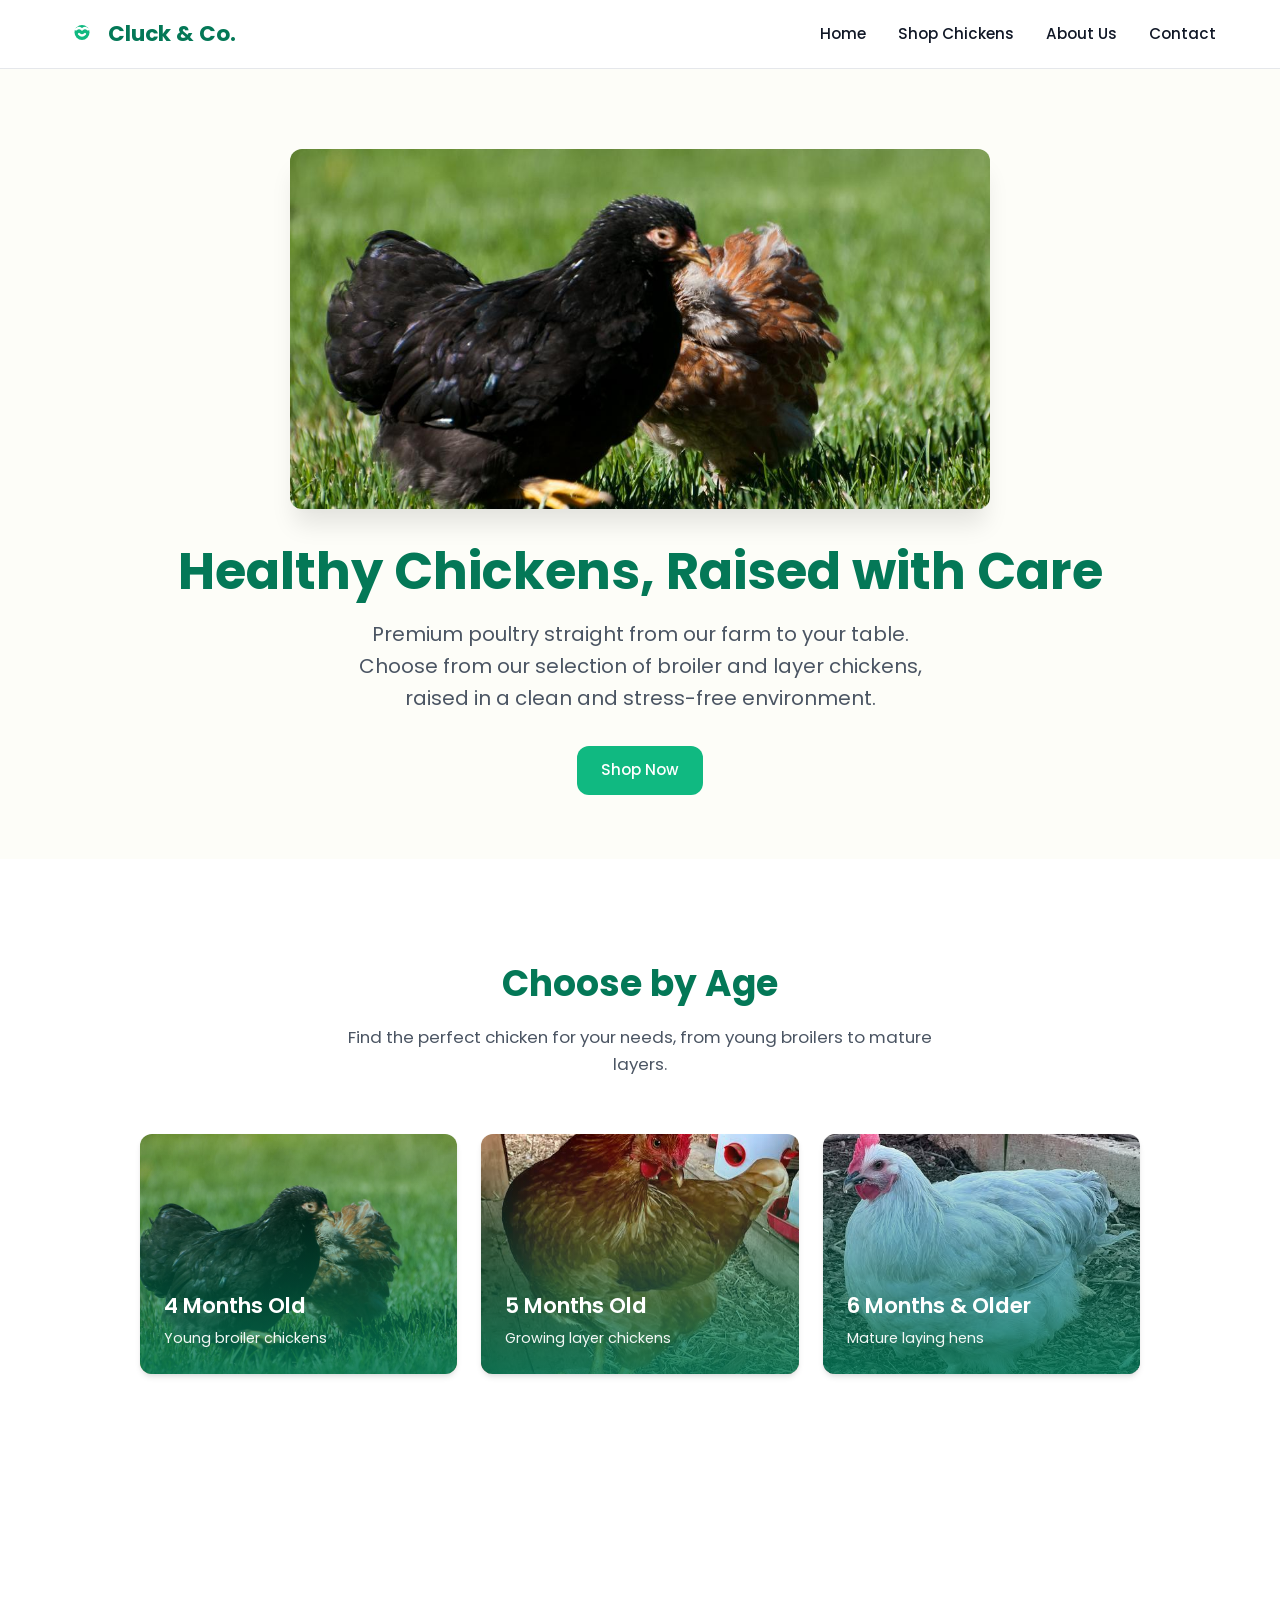
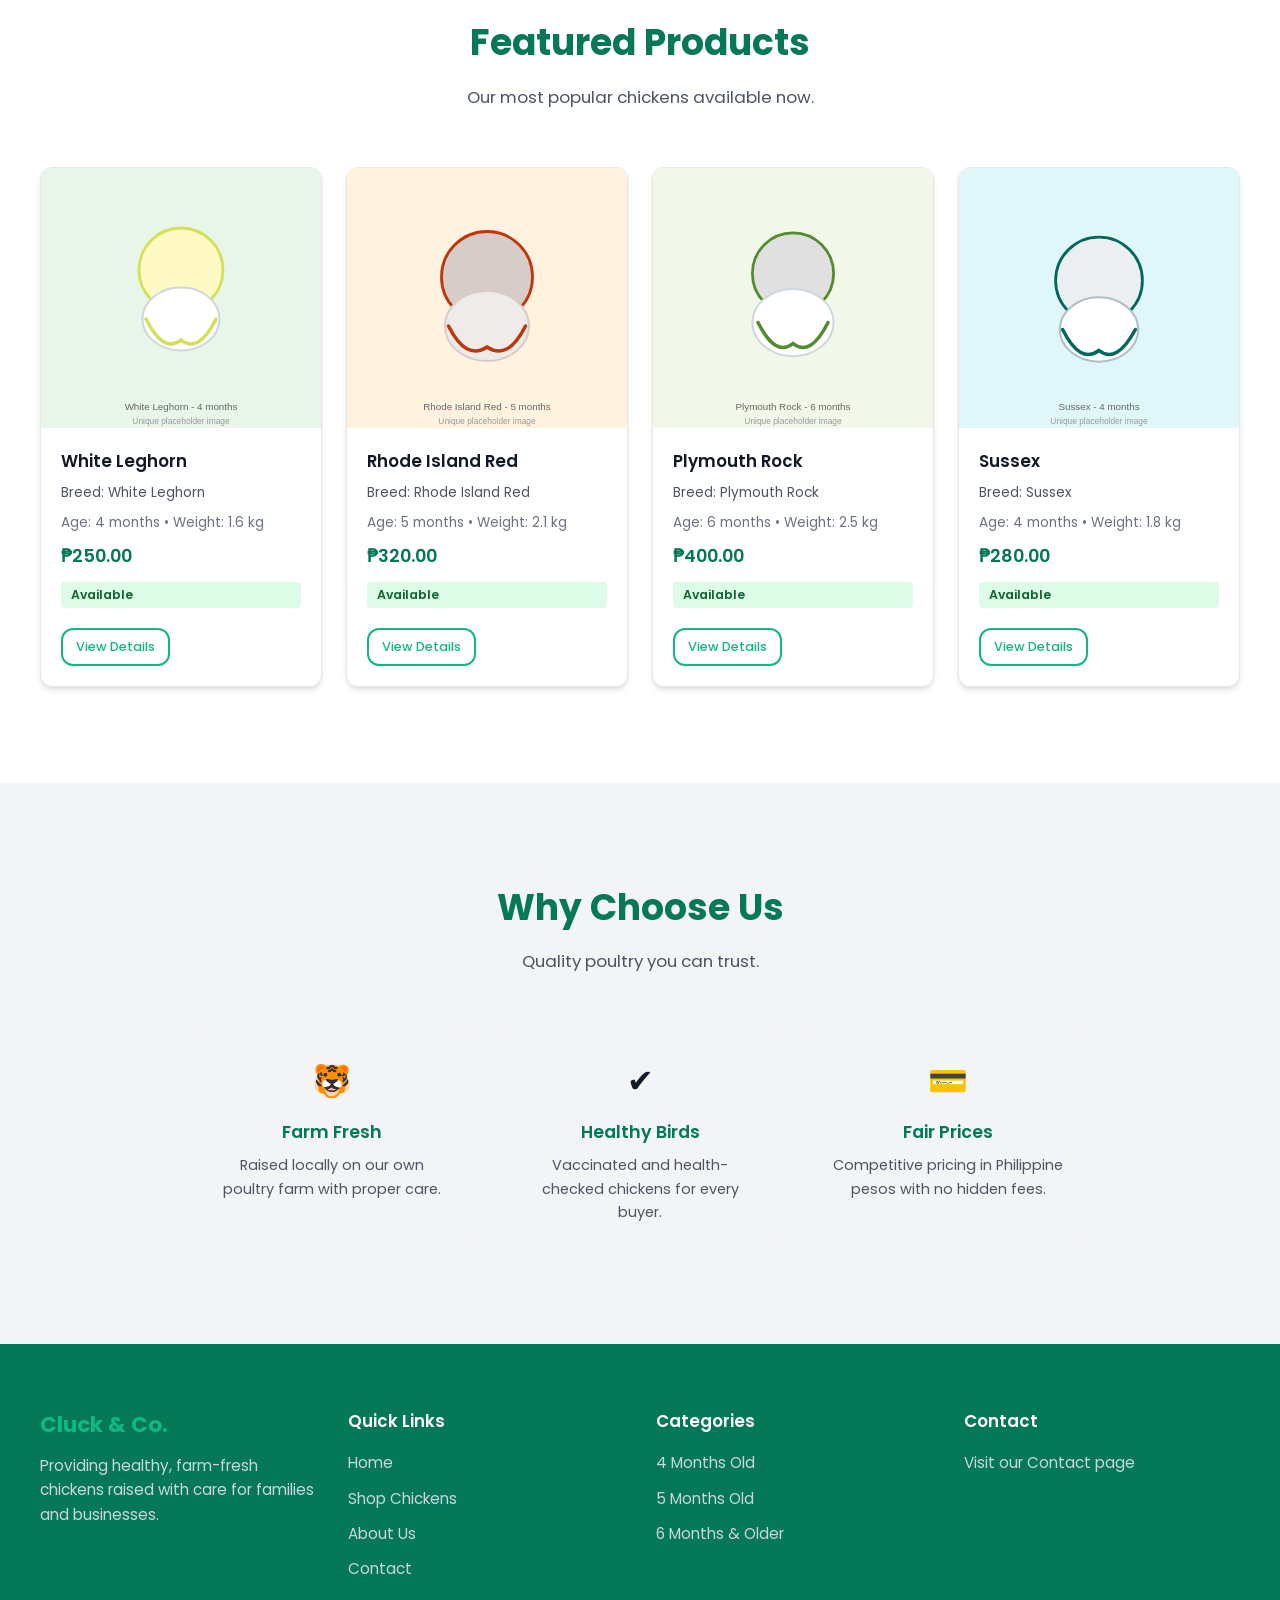
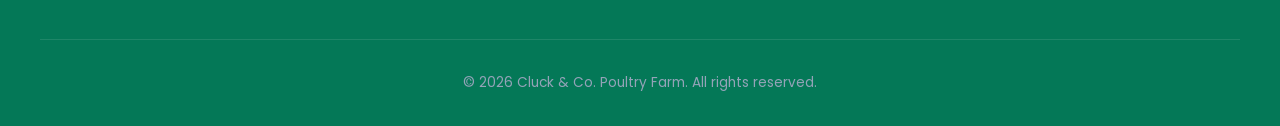
<file: index.html>
<!DOCTYPE html>
<html lang="en">
<head>
  <meta charset="UTF-8">
  <meta name="viewport" content="width=device-width, initial-scale=1.0">
  <title>Cluck & Co. | Fresh Chickens for Sale</title>
  <link rel="stylesheet" href="style.css">
</head>
<body>

  <header class="header">
    <div class="navbar">
      <div class="logo">
        <img src="images/chicken-icon.svg" alt="Cluck & Co. logo">
        <span>Cluck &amp; Co.</span>
      </div>
      <nav>
        <ul class="nav-links" id="navLinks">
          <li><a href="index.html">Home</a></li>
          <li><a href="products.html">Shop Chickens</a></li>
          <li><a href="about.html">About Us</a></li>
          <li><a href="contact.html">Contact</a></li>
        </ul>
      </nav>
      <button class="menu-toggle" id="menuToggle">
        <span></span><span></span><span></span>
      </button>
    </div>
  </header>

  <section class="hero">
    <div class="hero-content">
      <div class="hero-image">
        <img src="4month.jpg" alt="Healthy chickens at a poultry farm">
      </div>
      <h1>Healthy Chickens, Raised with Care</h1>
      <p>Premium poultry straight from our farm to your table. Choose from our selection of broiler and layer chickens, raised in a clean and stress-free environment.</p>
      <a href="products.html" class="btn btn-primary">Shop Now</a>
    </div>
  </section>

  <section class="section" id="categories">
    <div class="container">
      <div class="section-header">
        <h2>Choose by Age</h2>
        <p>Find the perfect chicken for your needs, from young broilers to mature layers.</p>
      </div>
      <div class="categories-grid">
        <a href="products.html" class="category-card">
          <img src="4month.jpg" alt="4-month-old chicken">
          <div class="category-overlay">
            <h3>4 Months Old</h3>
            <p>Young broiler chickens</p>
          </div>
        </a>
        <a href="products.html" class="category-card">
          <img src="5month.jpg" alt="5-month-old chicken">
          <div class="category-overlay">
            <h3>5 Months Old</h3>
            <p>Growing layer chickens</p>
          </div>
        </a>
        <a href="products.html" class="category-card">
          <img src="6month.jpg" alt="6-month-old chicken">
          <div class="category-overlay">
            <h3>6 Months &amp; Older</h3>
            <p>Mature laying hens</p>
          </div>
        </a>
      </div>
    </div>
  </section>

  <section class="section" id="featured">
    <div class="container">
      <div class="section-header">
        <h2>Featured Products</h2>
        <p>Our most popular chickens available now.</p>
      </div>
      <div class="products-grid">
        <a href="product-details.html" class="product-card">
          <div class="product-image">
            <img src="images/white-leghorn-4-months.svg" alt="White Leghorn 4-month-old chicken">
          </div>
          <div class="product-info">
            <div class="product-name">White Leghorn</div>
            <div class="product-breed">Breed: White Leghorn</div>
            <div class="product-meta">Age: 4 months &bull; Weight: 1.6 kg</div>
            <div class="product-price">₱250.00</div>
            <span class="availability-badge availability-available">Available</span>
            <div class="product-actions">
              <span class="btn btn-outline" style="font-size:0.8rem;padding:0.4rem 0.8rem;">View Details</span>
            </div>
          </div>
        </a>
        <a href="product-details.html" class="product-card">
          <div class="product-image">
            <img src="images/rhode-island-red-5-months.svg" alt="Rhode Island Red 5-month-old chicken">
          </div>
          <div class="product-info">
            <div class="product-name">Rhode Island Red</div>
            <div class="product-breed">Breed: Rhode Island Red</div>
            <div class="product-meta">Age: 5 months &bull; Weight: 2.1 kg</div>
            <div class="product-price">₱320.00</div>
            <span class="availability-badge availability-available">Available</span>
            <div class="product-actions">
              <span class="btn btn-outline" style="font-size:0.8rem;padding:0.4rem 0.8rem;">View Details</span>
            </div>
          </div>
        </a>
        <a href="product-details.html" class="product-card">
          <div class="product-image">
            <img src="images/plymouth-rock-6-months.svg" alt="Plymouth Rock 6-month-old chicken">
          </div>
          <div class="product-info">
            <div class="product-name">Plymouth Rock</div>
            <div class="product-breed">Breed: Plymouth Rock</div>
            <div class="product-meta">Age: 6 months &bull; Weight: 2.5 kg</div>
            <div class="product-price">₱400.00</div>
            <span class="availability-badge availability-available">Available</span>
            <div class="product-actions">
              <span class="btn btn-outline" style="font-size:0.8rem;padding:0.4rem 0.8rem;">View Details</span>
            </div>
          </div>
        </a>
        <a href="product-details.html" class="product-card">
          <div class="product-image">
            <img src="images/sussex-4-months.svg" alt="Sussex 4-month-old chicken">
          </div>
          <div class="product-info">
            <div class="product-name">Sussex</div>
            <div class="product-breed">Breed: Sussex</div>
            <div class="product-meta">Age: 4 months &bull; Weight: 1.8 kg</div>
            <div class="product-price">₱280.00</div>
            <span class="availability-badge availability-available">Available</span>
            <div class="product-actions">
              <span class="btn btn-outline" style="font-size:0.8rem;padding:0.4rem 0.8rem;">View Details</span>
            </div>
          </div>
        </a>
      </div>
    </div>
  </section>

  <section class="section" style="background: var(--gray-light);">
    <div class="container">
      <div class="section-header">
        <h2>Why Choose Us</h2>
        <p>Quality poultry you can trust.</p>
      </div>
      <div class="why-grid">
        <div class="why-item">
          <span class="icon">&#128047;</span>
          <h3>Farm Fresh</h3>
          <p>Raised locally on our own poultry farm with proper care.</p>
        </div>
        <div class="why-item">
          <span class="icon">&#10004;</span>
          <h3>Healthy Birds</h3>
          <p>Vaccinated and health-checked chickens for every buyer.</p>
        </div>
        <div class="why-item">
          <span class="icon">&#128179;</span>
          <h3>Fair Prices</h3>
          <p>Competitive pricing in Philippine pesos with no hidden fees.</p>
        </div>
      </div>
    </div>
  </section>

  <footer>
    <div class="container">
      <div class="footer-grid">
        <div class="footer-brand">
          <h3>Cluck &amp; Co.</h3>
          <p>Providing healthy, farm-fresh chickens raised with care for families and businesses.</p>
        </div>
        <div class="footer-col">
          <h4>Quick Links</h4>
          <ul>
            <li><a href="index.html">Home</a></li>
            <li><a href="products.html">Shop Chickens</a></li>
            <li><a href="about.html">About Us</a></li>
            <li><a href="contact.html">Contact</a></li>
          </ul>
        </div>
        <div class="footer-col">
          <h4>Categories</h4>
          <ul>
            <li><a href="#">4 Months Old</a></li>
            <li><a href="#">5 Months Old</a></li>
            <li><a href="#">6 Months &amp; Older</a></li>
          </ul>
        </div>
        <div class="footer-col">
          <h4>Contact</h4>
          <ul>
            <li><a href="contact.html">Visit our Contact page</a></li>
          </ul>
        </div>
      </div>
      <div class="footer-bottom">
        <p>&copy; 2026 Cluck &amp; Co. Poultry Farm. All rights reserved.</p>
      </div>
    </div>
  </footer>

  <script>
    const toggle = document.getElementById('menuToggle');
    const links = document.getElementById('navLinks');
    toggle.addEventListener('click', () => {
      links.classList.toggle('open');
    });
  </script>
</body>
</html>
</file>
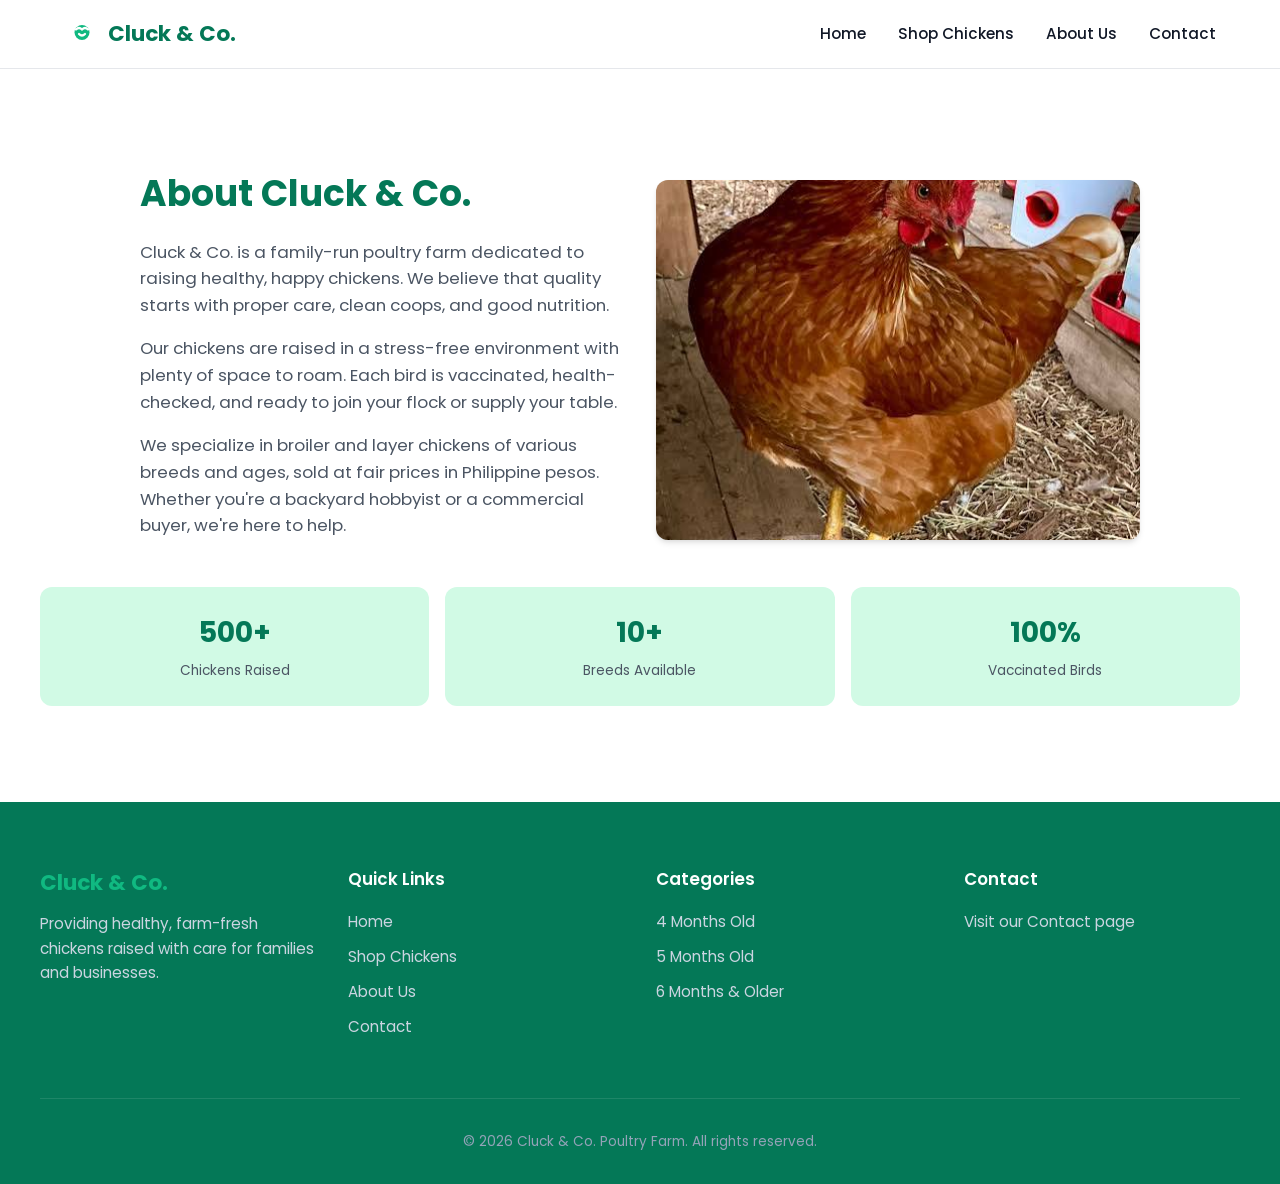
<file: about.html>
<!DOCTYPE html>
<html lang="en">
<head>
  <meta charset="UTF-8">
  <meta name="viewport" content="width=device-width, initial-scale=1.0">
  <title>About Us | Cluck & Co.</title>
  <link rel="stylesheet" href="style.css">
</head>
<body>

  <header class="header">
    <div class="navbar">
      <div class="logo">
        <img src="images/chicken-icon.svg" alt="Cluck & Co. logo">
        <span>Cluck &amp; Co.</span>
      </div>
      <nav>
        <ul class="nav-links" id="navLinks">
          <li><a href="index.html">Home</a></li>
          <li><a href="products.html">Shop Chickens</a></li>
          <li><a href="about.html">About Us</a></li>
          <li><a href="contact.html">Contact</a></li>
        </ul>
      </nav>
      <button class="menu-toggle" id="menuToggle">
        <span></span><span></span><span></span>
      </button>
    </div>
  </header>

  <section class="section">
    <div class="container">
      <div class="about-grid">
        <div class="about-text">
          <h2>About Cluck &amp; Co.</h2>
          <p>Cluck &amp; Co. is a family-run poultry farm dedicated to raising healthy, happy chickens. We believe that quality starts with proper care, clean coops, and good nutrition.</p>
          <p>Our chickens are raised in a stress-free environment with plenty of space to roam. Each bird is vaccinated, health-checked, and ready to join your flock or supply your table.</p>
          <p>We specialize in broiler and layer chickens of various breeds and ages, sold at fair prices in Philippine pesos. Whether you're a backyard hobbyist or a commercial buyer, we're here to help.</p>
        </div>
        <div class="about-image">
          <img src="5month.jpg" alt="Our poultry farm with healthy chickens">
        </div>
      </div>
      <div class="stats">
        <div class="stat-card">
          <div class="num">500+</div>
          <div class="lbl">Chickens Raised</div>
        </div>
        <div class="stat-card">
          <div class="num">10+</div>
          <div class="lbl">Breeds Available</div>
        </div>
        <div class="stat-card">
          <div class="num">100%</div>
          <div class="lbl">Vaccinated Birds</div>
        </div>
      </div>
    </div>
  </section>

  <footer>
    <div class="container">
      <div class="footer-grid">
        <div class="footer-brand">
          <h3>Cluck &amp; Co.</h3>
          <p>Providing healthy, farm-fresh chickens raised with care for families and businesses.</p>
        </div>
        <div class="footer-col">
          <h4>Quick Links</h4>
          <ul>
            <li><a href="index.html">Home</a></li>
            <li><a href="products.html">Shop Chickens</a></li>
            <li><a href="about.html">About Us</a></li>
            <li><a href="contact.html">Contact</a></li>
          </ul>
        </div>
        <div class="footer-col">
          <h4>Categories</h4>
          <ul>
            <li><a href="#">4 Months Old</a></li>
            <li><a href="#">5 Months Old</a></li>
            <li><a href="#">6 Months &amp; Older</a></li>
          </ul>
        </div>
        <div class="footer-col">
          <h4>Contact</h4>
          <ul>
            <li><a href="contact.html">Visit our Contact page</a></li>
          </ul>
        </div>
      </div>
      <div class="footer-bottom">
        <p>&copy; 2026 Cluck &amp; Co. Poultry Farm. All rights reserved.</p>
      </div>
    </div>
  </footer>

  <script>
    const toggle = document.getElementById('menuToggle');
    const links = document.getElementById('navLinks');
    toggle.addEventListener('click', () => {
      links.classList.toggle('open');
    });
  </script>
</body>
</html>
</file>
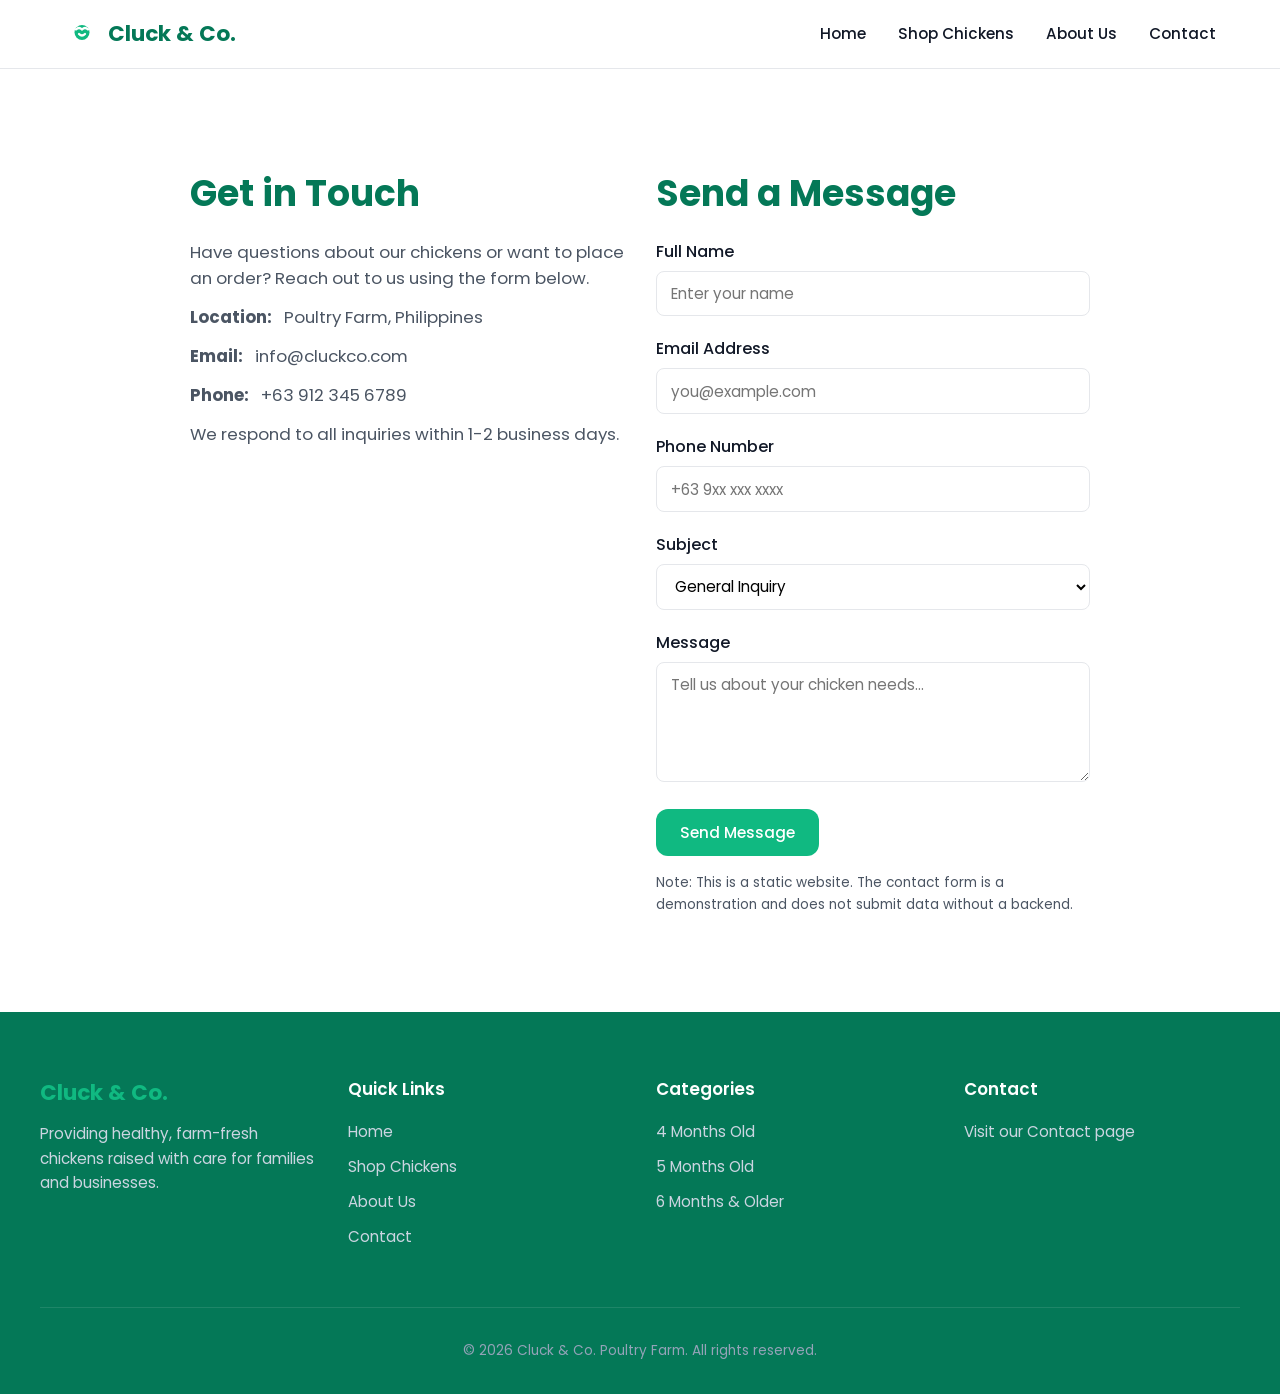
<file: contact.html>
<!DOCTYPE html>
<html lang="en">
<head>
  <meta charset="UTF-8">
  <meta name="viewport" content="width=device-width, initial-scale=1.0">
  <title>Contact Us | Cluck & Co.</title>
  <link rel="stylesheet" href="style.css">
</head>
<body>

  <header class="header">
    <div class="navbar">
      <div class="logo">
        <img src="images/chicken-icon.svg" alt="Cluck & Co. logo">
        <span>Cluck &amp; Co.</span>
      </div>
      <nav>
        <ul class="nav-links" id="navLinks">
          <li><a href="index.html">Home</a></li>
          <li><a href="products.html">Shop Chickens</a></li>
          <li><a href="about.html">About Us</a></li>
          <li><a href="contact.html">Contact</a></li>
        </ul>
      </nav>
      <button class="menu-toggle" id="menuToggle">
        <span></span><span></span><span></span>
      </button>
    </div>
  </header>

  <section class="section">
    <div class="container">
      <div class="contact-grid">
        <div class="contact-info">
          <h2>Get in Touch</h2>
          <p>Have questions about our chickens or want to place an order? Reach out to us using the form below.</p>
          <ul>
            <li>
              <strong>Location:</strong> Poultry Farm, Philippines
            </li>
            <li>
              <strong>Email:</strong> info@cluckco.com
            </li>
            <li>
              <strong>Phone:</strong> +63 912 345 6789
            </li>
          </ul>
          <p>We respond to all inquiries within 1-2 business days.</p>
        </div>
        <div class="contact-form-box">
          <h2>Send a Message</h2>
          <form action="#" method="POST">
            <div class="form-group">
              <label for="name">Full Name</label>
              <input type="text" id="name" name="name" placeholder="Enter your name" required>
            </div>
            <div class="form-group">
              <label for="email">Email Address</label>
              <input type="email" id="email" name="email" placeholder="you@example.com" required>
            </div>
            <div class="form-group">
              <label for="phone">Phone Number</label>
              <input type="tel" id="phone" name="phone" placeholder="+63 9xx xxx xxxx">
            </div>
            <div class="form-group">
              <label for="subject">Subject</label>
              <select id="subject" name="subject">
                <option value="general">General Inquiry</option>
                <option value="order">Place an Order</option>
                <option value="pricing">Pricing Information</option>
                <option value="other">Other</option>
              </select>
            </div>
            <div class="form-group">
              <label for="message">Message</label>
              <textarea id="message" name="message" placeholder="Tell us about your chicken needs..." required></textarea>
            </div>
            <button type="submit" class="btn btn-primary">Send Message</button>
          </form>
          <p style="margin-top:1rem;font-size:0.85rem;color:var(--text-light);">Note: This is a static website. The contact form is a demonstration and does not submit data without a backend.</p>
        </div>
      </div>
    </div>
  </section>

  <footer>
    <div class="container">
      <div class="footer-grid">
        <div class="footer-brand">
          <h3>Cluck &amp; Co.</h3>
          <p>Providing healthy, farm-fresh chickens raised with care for families and businesses.</p>
        </div>
        <div class="footer-col">
          <h4>Quick Links</h4>
          <ul>
            <li><a href="index.html">Home</a></li>
            <li><a href="products.html">Shop Chickens</a></li>
            <li><a href="about.html">About Us</a></li>
            <li><a href="contact.html">Contact</a></li>
          </ul>
        </div>
        <div class="footer-col">
          <h4>Categories</h4>
          <ul>
            <li><a href="#">4 Months Old</a></li>
            <li><a href="#">5 Months Old</a></li>
            <li><a href="#">6 Months &amp; Older</a></li>
          </ul>
        </div>
        <div class="footer-col">
          <h4>Contact</h4>
          <ul>
            <li><a href="contact.html">Visit our Contact page</a></li>
          </ul>
        </div>
      </div>
      <div class="footer-bottom">
        <p>&copy; 2026 Cluck &amp; Co. Poultry Farm. All rights reserved.</p>
      </div>
    </div>
  </footer>

  <script>
    const toggle = document.getElementById('menuToggle');
    const links = document.getElementById('navLinks');
    toggle.addEventListener('click', () => {
      links.classList.toggle('open');
    });
  </script>
</body>
</html>
</file>
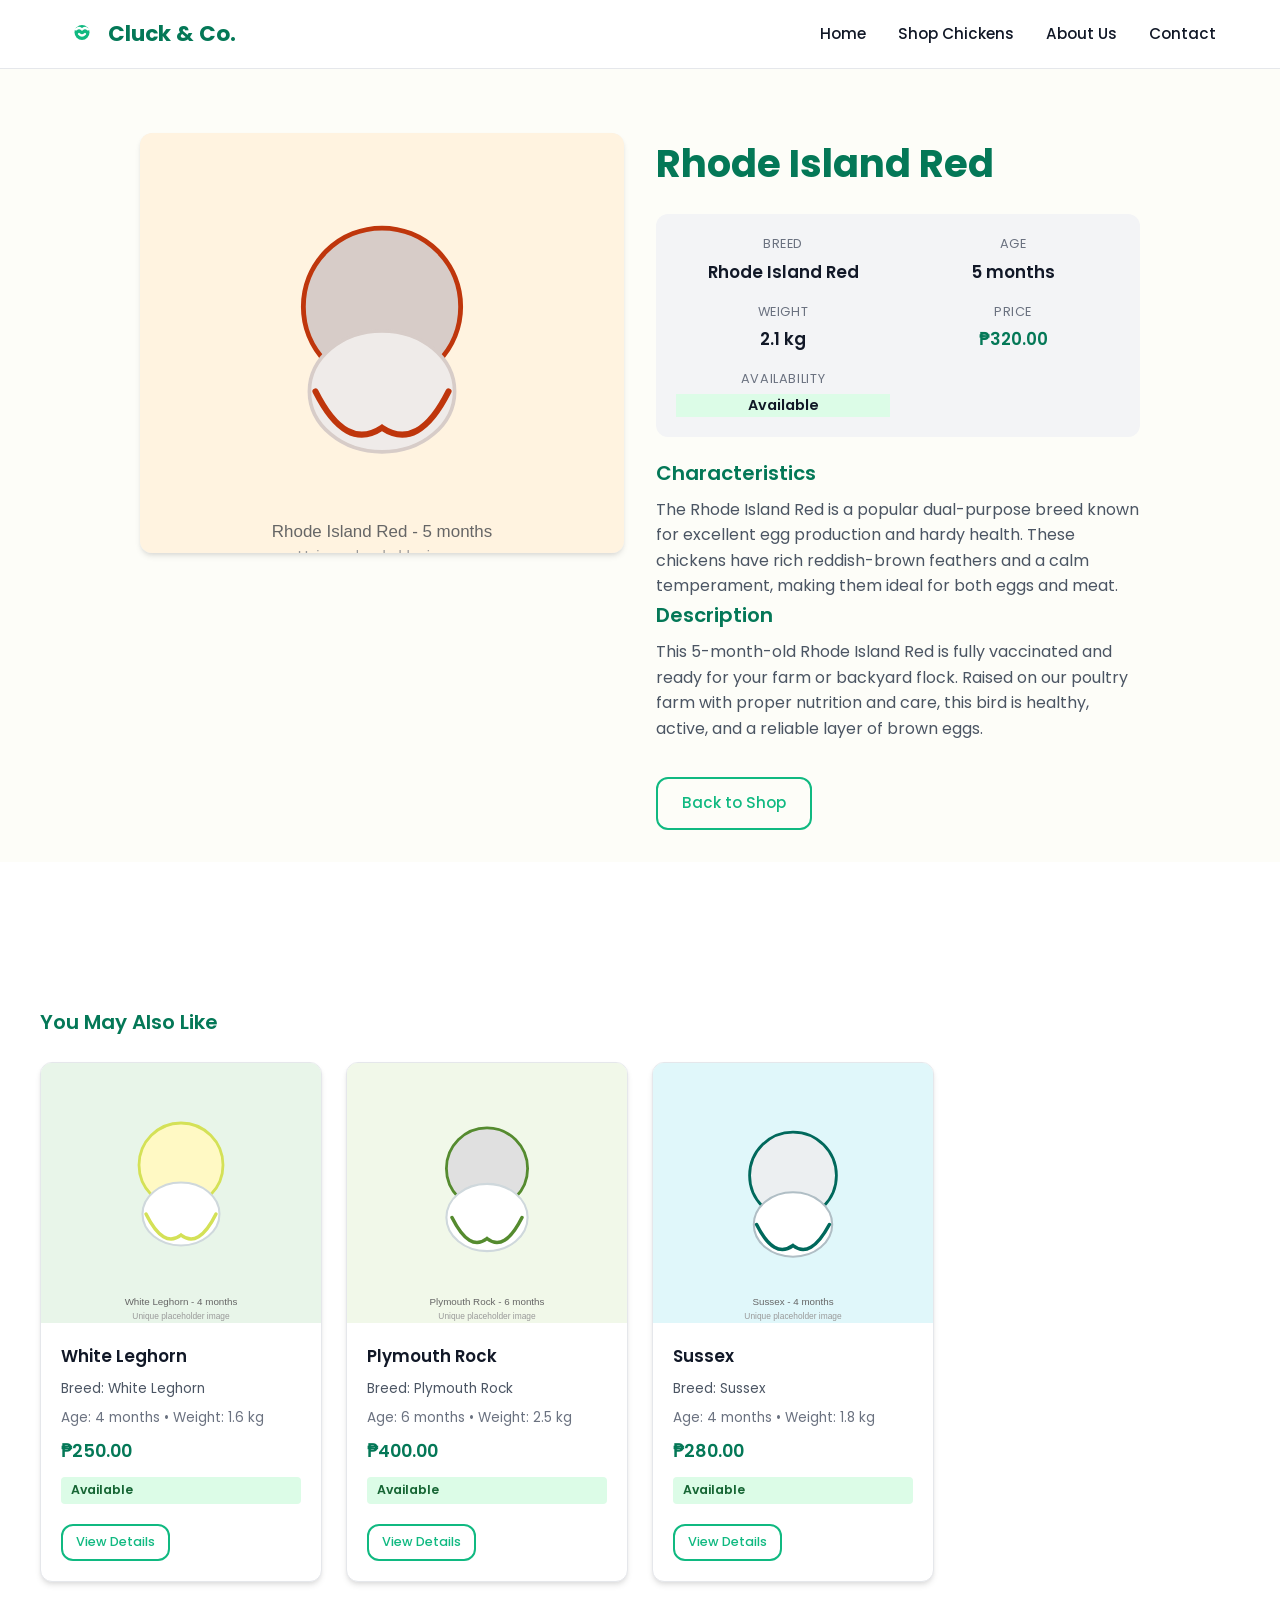
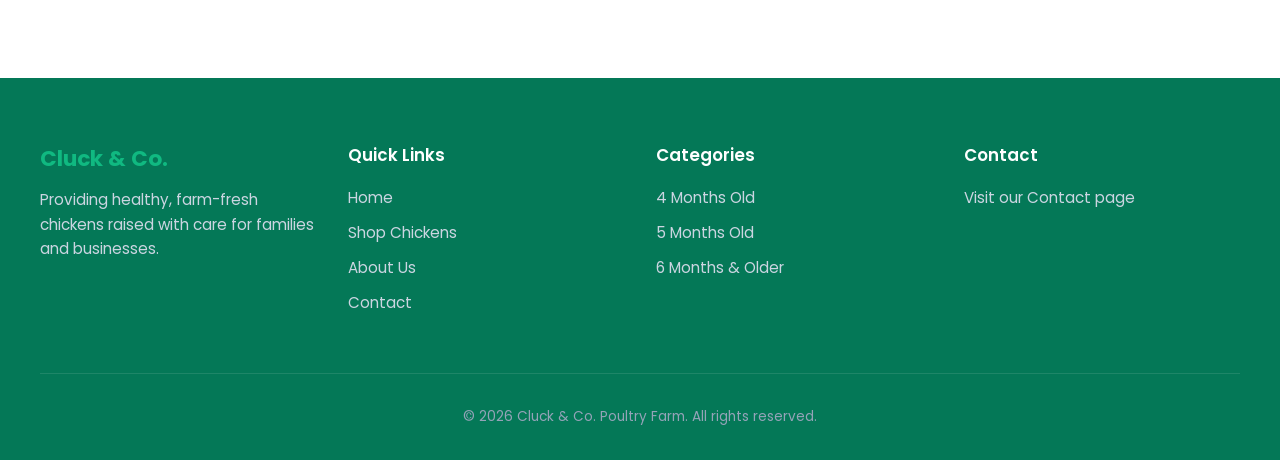
<file: product-details.html>
<!DOCTYPE html>
<html lang="en">
<head>
  <meta charset="UTF-8">
  <meta name="viewport" content="width=device-width, initial-scale=1.0">
  <title>Product Details | Cluck & Co.</title>
  <link rel="stylesheet" href="style.css">
</head>
<body>

  <header class="header">
    <div class="navbar">
      <div class="logo">
        <img src="images/chicken-icon.svg" alt="Cluck & Co. logo">
        <span>Cluck &amp; Co.</span>
      </div>
      <nav>
        <ul class="nav-links" id="navLinks">
          <li><a href="index.html">Home</a></li>
          <li><a href="products.html">Shop Chickens</a></li>
          <li><a href="about.html">About Us</a></li>
          <li><a href="contact.html">Contact</a></li>
        </ul>
      </nav>
      <button class="menu-toggle" id="menuToggle">
        <span></span><span></span><span></span>
      </button>
    </div>
  </header>

  <section class="details-hero">
    <div class="container details-container">
      <div class="details-image">
        <img src="images/rhode-island-red-5-months.svg" alt="Rhode Island Red chicken details image">
      </div>
      <div class="details-content">
        <h1>Rhode Island Red</h1>
        <div class="details-meta">
          <div class="meta-item">
            <div class="label">Breed</div>
            <div class="value">Rhode Island Red</div>
          </div>
          <div class="meta-item">
            <div class="label">Age</div>
            <div class="value">5 months</div>
          </div>
          <div class="meta-item">
            <div class="label">Weight</div>
            <div class="value">2.1 kg</div>
          </div>
          <div class="meta-item">
            <div class="label">Price</div>
            <div class="value" style="color:var(--emerald-dark);">₱320.00</div>
          </div>
          <div class="meta-item">
            <div class="label">Availability</div>
            <div class="value availability-available" style="font-size:0.9rem;">Available</div>
          </div>
        </div>
        <div class="details-desc">
          <h3>Characteristics</h3>
          <p>The Rhode Island Red is a popular dual-purpose breed known for excellent egg production and hardy health. These chickens have rich reddish-brown feathers and a calm temperament, making them ideal for both eggs and meat.</p>
          <h3>Description</h3>
          <p>This 5-month-old Rhode Island Red is fully vaccinated and ready for your farm or backyard flock. Raised on our poultry farm with proper nutrition and care, this bird is healthy, active, and a reliable layer of brown eggs.</p>
        </div>
        <div class="details-actions">
          <a href="products.html" class="btn btn-outline">Back to Shop</a>
        </div>
      </div>
    </div>
  </section>

  <section class="section related-products">
    <div class="container">
      <h3>You May Also Like</h3>
      <div class="products-grid">
        <a href="product-details.html" class="product-card">
          <div class="product-image">
            <img src="images/white-leghorn-4-months.svg" alt="White Leghorn 4-month-old chicken">
          </div>
          <div class="product-info">
            <div class="product-name">White Leghorn</div>
            <div class="product-breed">Breed: White Leghorn</div>
            <div class="product-meta">Age: 4 months &bull; Weight: 1.6 kg</div>
            <div class="product-price">₱250.00</div>
            <span class="availability-badge availability-available">Available</span>
            <div class="product-actions">
              <span class="btn btn-outline" style="font-size:0.8rem;padding:0.4rem 0.8rem;">View Details</span>
            </div>
          </div>
        </a>
        <a href="product-details.html" class="product-card">
          <div class="product-image">
            <img src="images/plymouth-rock-6-months.svg" alt="Plymouth Rock 6-month-old chicken">
          </div>
          <div class="product-info">
            <div class="product-name">Plymouth Rock</div>
            <div class="product-breed">Breed: Plymouth Rock</div>
            <div class="product-meta">Age: 6 months &bull; Weight: 2.5 kg</div>
            <div class="product-price">₱400.00</div>
            <span class="availability-badge availability-available">Available</span>
            <div class="product-actions">
              <span class="btn btn-outline" style="font-size:0.8rem;padding:0.4rem 0.8rem;">View Details</span>
            </div>
          </div>
        </a>
        <a href="product-details.html" class="product-card">
          <div class="product-image">
            <img src="images/sussex-4-months.svg" alt="Sussex 4-month-old chicken">
          </div>
          <div class="product-info">
            <div class="product-name">Sussex</div>
            <div class="product-breed">Breed: Sussex</div>
            <div class="product-meta">Age: 4 months &bull; Weight: 1.8 kg</div>
            <div class="product-price">₱280.00</div>
            <span class="availability-badge availability-available">Available</span>
            <div class="product-actions">
              <span class="btn btn-outline" style="font-size:0.8rem;padding:0.4rem 0.8rem;">View Details</span>
            </div>
          </div>
        </a>
      </div>
    </div>
  </section>

  <footer>
    <div class="container">
      <div class="footer-grid">
        <div class="footer-brand">
          <h3>Cluck &amp; Co.</h3>
          <p>Providing healthy, farm-fresh chickens raised with care for families and businesses.</p>
        </div>
        <div class="footer-col">
          <h4>Quick Links</h4>
          <ul>
            <li><a href="index.html">Home</a></li>
            <li><a href="products.html">Shop Chickens</a></li>
            <li><a href="about.html">About Us</a></li>
            <li><a href="contact.html">Contact</a></li>
          </ul>
        </div>
        <div class="footer-col">
          <h4>Categories</h4>
          <ul>
            <li><a href="#">4 Months Old</a></li>
            <li><a href="#">5 Months Old</a></li>
            <li><a href="#">6 Months &amp; Older</a></li>
          </ul>
        </div>
        <div class="footer-col">
          <h4>Contact</h4>
          <ul>
            <li><a href="contact.html">Visit our Contact page</a></li>
          </ul>
        </div>
      </div>
      <div class="footer-bottom">
        <p>&copy; 2026 Cluck &amp; Co. Poultry Farm. All rights reserved.</p>
      </div>
    </div>
  </footer>

  <script>
    const toggle = document.getElementById('menuToggle');
    const links = document.getElementById('navLinks');
    toggle.addEventListener('click', () => {
      links.classList.toggle('open');
    });
  </script>
</body>
</html>
</file>
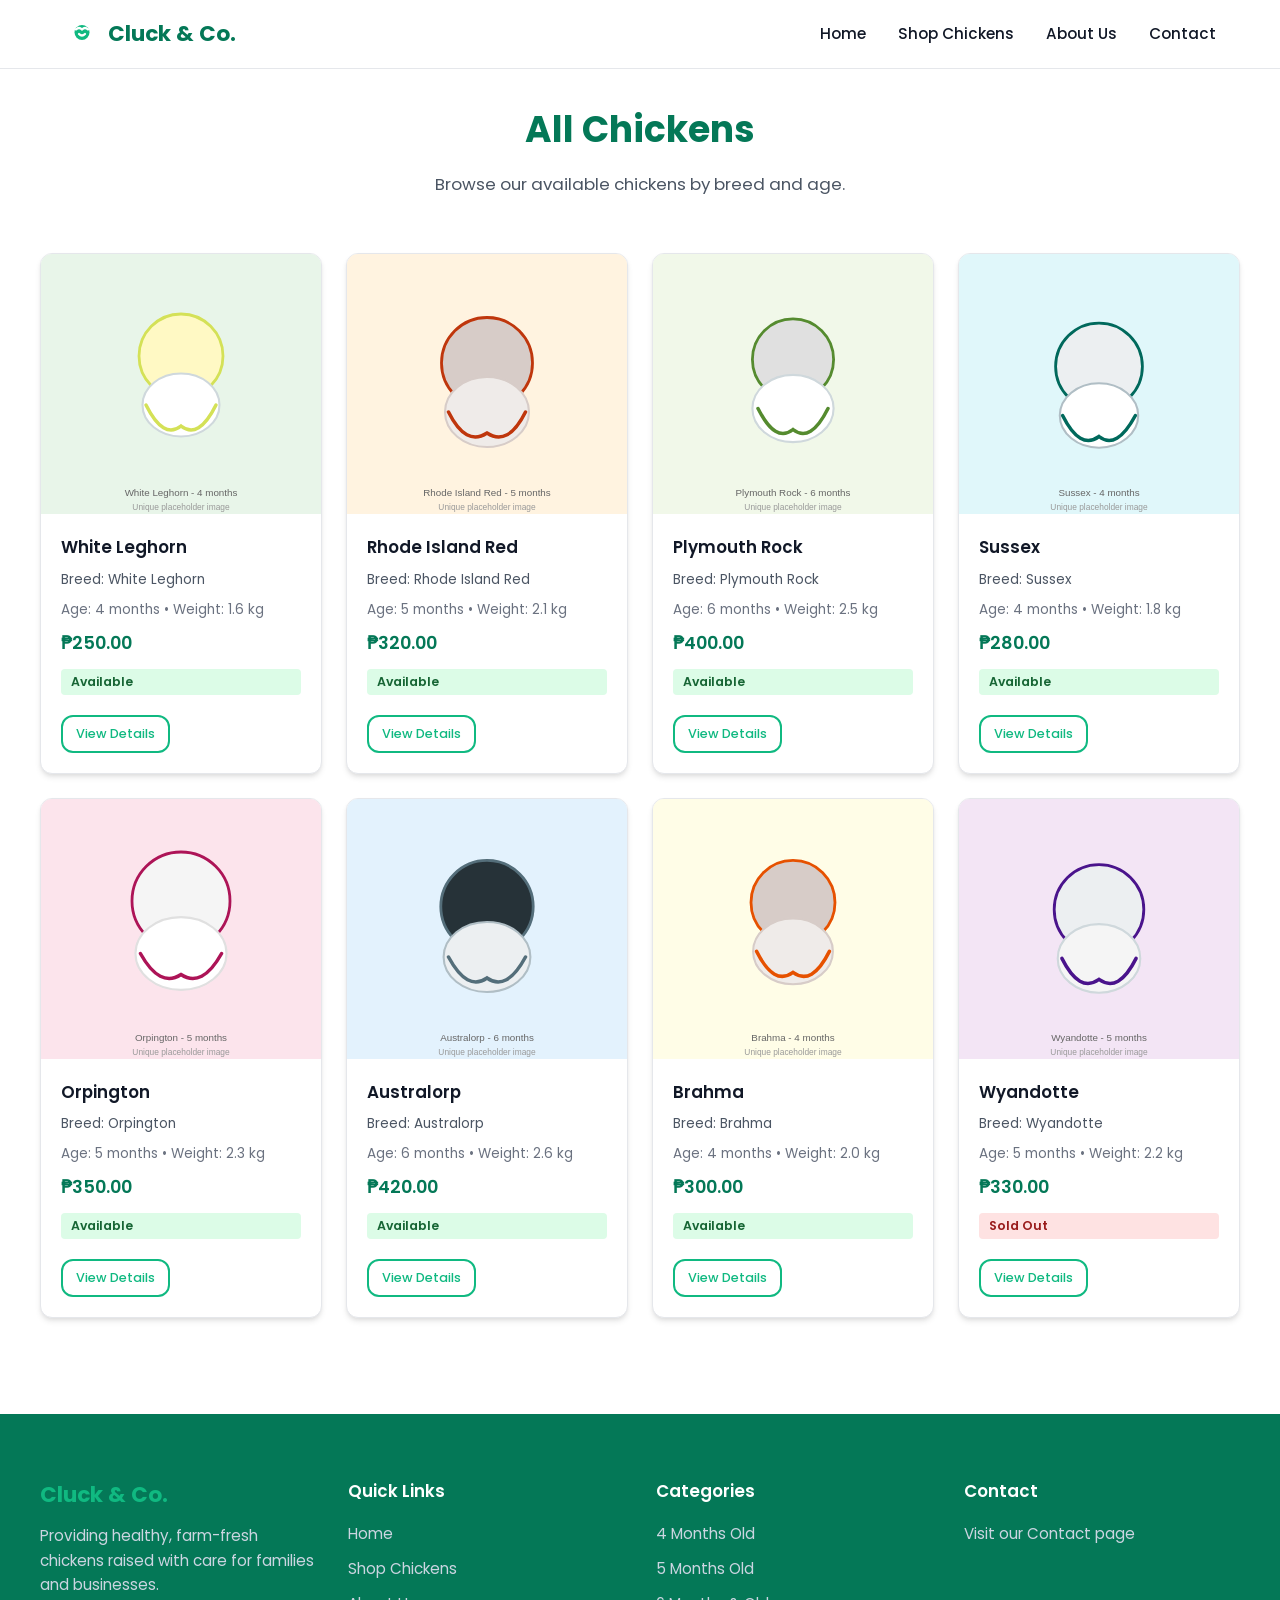
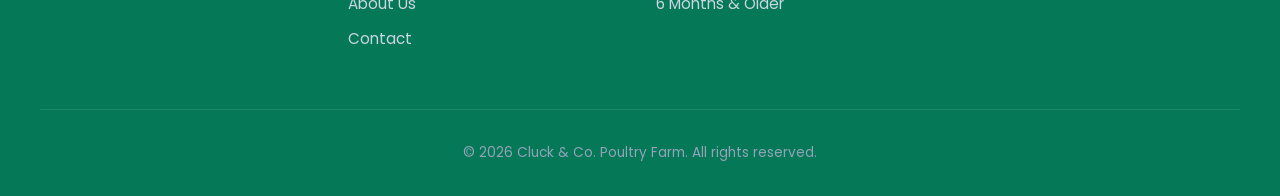
<file: products.html>
<!DOCTYPE html>
<html lang="en">
<head>
  <meta charset="UTF-8">
  <meta name="viewport" content="width=device-width, initial-scale=1.0">
  <title>Shop Chickens | Cluck & Co.</title>
  <link rel="stylesheet" href="style.css">
</head>
<body>

  <header class="header">
    <div class="navbar">
      <div class="logo">
        <img src="images/chicken-icon.svg" alt="Cluck & Co. logo">
        <span>Cluck &amp; Co.</span>
      </div>
      <nav>
        <ul class="nav-links" id="navLinks">
          <li><a href="index.html">Home</a></li>
          <li><a href="products.html">Shop Chickens</a></li>
          <li><a href="about.html">About Us</a></li>
          <li><a href="contact.html">Contact</a></li>
        </ul>
      </nav>
      <button class="menu-toggle" id="menuToggle">
        <span></span><span></span><span></span>
      </button>
    </div>
  </header>

  <section class="section" style="padding-top: 2rem;">
    <div class="container">
      <div class="section-header">
        <h2>All Chickens</h2>
        <p>Browse our available chickens by breed and age.</p>
      </div>
      <div class="products-grid">
        <a href="product-details.html" class="product-card">
          <div class="product-image">
            <img src="images/white-leghorn-4-months.svg" alt="White Leghorn 4-month-old chicken">
          </div>
          <div class="product-info">
            <div class="product-name">White Leghorn</div>
            <div class="product-breed">Breed: White Leghorn</div>
            <div class="product-meta">Age: 4 months &bull; Weight: 1.6 kg</div>
            <div class="product-price">₱250.00</div>
            <span class="availability-badge availability-available">Available</span>
            <div class="product-actions">
              <span class="btn btn-outline" style="font-size:0.8rem;padding:0.4rem 0.8rem;">View Details</span>
            </div>
          </div>
        </a>
        <a href="product-details.html" class="product-card">
          <div class="product-image">
            <img src="images/rhode-island-red-5-months.svg" alt="Rhode Island Red 5-month-old chicken">
          </div>
          <div class="product-info">
            <div class="product-name">Rhode Island Red</div>
            <div class="product-breed">Breed: Rhode Island Red</div>
            <div class="product-meta">Age: 5 months &bull; Weight: 2.1 kg</div>
            <div class="product-price">₱320.00</div>
            <span class="availability-badge availability-available">Available</span>
            <div class="product-actions">
              <span class="btn btn-outline" style="font-size:0.8rem;padding:0.4rem 0.8rem;">View Details</span>
            </div>
          </div>
        </a>
        <a href="product-details.html" class="product-card">
          <div class="product-image">
            <img src="images/plymouth-rock-6-months.svg" alt="Plymouth Rock 6-month-old chicken">
          </div>
          <div class="product-info">
            <div class="product-name">Plymouth Rock</div>
            <div class="product-breed">Breed: Plymouth Rock</div>
            <div class="product-meta">Age: 6 months &bull; Weight: 2.5 kg</div>
            <div class="product-price">₱400.00</div>
            <span class="availability-badge availability-available">Available</span>
            <div class="product-actions">
              <span class="btn btn-outline" style="font-size:0.8rem;padding:0.4rem 0.8rem;">View Details</span>
            </div>
          </div>
        </a>
        <a href="product-details.html" class="product-card">
          <div class="product-image">
            <img src="images/sussex-4-months.svg" alt="Sussex 4-month-old chicken">
          </div>
          <div class="product-info">
            <div class="product-name">Sussex</div>
            <div class="product-breed">Breed: Sussex</div>
            <div class="product-meta">Age: 4 months &bull; Weight: 1.8 kg</div>
            <div class="product-price">₱280.00</div>
            <span class="availability-badge availability-available">Available</span>
            <div class="product-actions">
              <span class="btn btn-outline" style="font-size:0.8rem;padding:0.4rem 0.8rem;">View Details</span>
            </div>
          </div>
        </a>
        <a href="product-details.html" class="product-card">
          <div class="product-image">
            <img src="images/orpington-5-months.svg" alt="Orpington 5-month-old chicken">
          </div>
          <div class="product-info">
            <div class="product-name">Orpington</div>
            <div class="product-breed">Breed: Orpington</div>
            <div class="product-meta">Age: 5 months &bull; Weight: 2.3 kg</div>
            <div class="product-price">₱350.00</div>
            <span class="availability-badge availability-available">Available</span>
            <div class="product-actions">
              <span class="btn btn-outline" style="font-size:0.8rem;padding:0.4rem 0.8rem;">View Details</span>
            </div>
          </div>
        </a>
        <a href="product-details.html" class="product-card">
          <div class="product-image">
            <img src="images/australorp-6-months.svg" alt="Australorp 6-month-old chicken">
          </div>
          <div class="product-info">
            <div class="product-name">Australorp</div>
            <div class="product-breed">Breed: Australorp</div>
            <div class="product-meta">Age: 6 months &bull; Weight: 2.6 kg</div>
            <div class="product-price">₱420.00</div>
            <span class="availability-badge availability-available">Available</span>
            <div class="product-actions">
              <span class="btn btn-outline" style="font-size:0.8rem;padding:0.4rem 0.8rem;">View Details</span>
            </div>
          </div>
        </a>
        <a href="product-details.html" class="product-card">
          <div class="product-image">
            <img src="images/brahma-4-months.svg" alt="Brahma 4-month-old chicken">
          </div>
          <div class="product-info">
            <div class="product-name">Brahma</div>
            <div class="product-breed">Breed: Brahma</div>
            <div class="product-meta">Age: 4 months &bull; Weight: 2.0 kg</div>
            <div class="product-price">₱300.00</div>
            <span class="availability-badge availability-available">Available</span>
            <div class="product-actions">
              <span class="btn btn-outline" style="font-size:0.8rem;padding:0.4rem 0.8rem;">View Details</span>
            </div>
          </div>
        </a>
        <a href="product-details.html" class="product-card">
          <div class="product-image">
            <img src="images/wyandotte-5-months.svg" alt="Wyandotte 5-month-old chicken">
          </div>
          <div class="product-info">
            <div class="product-name">Wyandotte</div>
            <div class="product-breed">Breed: Wyandotte</div>
            <div class="product-meta">Age: 5 months &bull; Weight: 2.2 kg</div>
            <div class="product-price">₱330.00</div>
            <span class="availability-badge availability-soldout">Sold Out</span>
            <div class="product-actions">
              <span class="btn btn-outline" style="font-size:0.8rem;padding:0.4rem 0.8rem;">View Details</span>
            </div>
          </div>
        </a>
      </div>
    </div>
  </section>

  <footer>
    <div class="container">
      <div class="footer-grid">
        <div class="footer-brand">
          <h3>Cluck &amp; Co.</h3>
          <p>Providing healthy, farm-fresh chickens raised with care for families and businesses.</p>
        </div>
        <div class="footer-col">
          <h4>Quick Links</h4>
          <ul>
            <li><a href="index.html">Home</a></li>
            <li><a href="products.html">Shop Chickens</a></li>
            <li><a href="about.html">About Us</a></li>
            <li><a href="contact.html">Contact</a></li>
          </ul>
        </div>
        <div class="footer-col">
          <h4>Categories</h4>
          <ul>
            <li><a href="#">4 Months Old</a></li>
            <li><a href="#">5 Months Old</a></li>
            <li><a href="#">6 Months &amp; Older</a></li>
          </ul>
        </div>
        <div class="footer-col">
          <h4>Contact</h4>
          <ul>
            <li><a href="contact.html">Visit our Contact page</a></li>
          </ul>
        </div>
      </div>
      <div class="footer-bottom">
        <p>&copy; 2026 Cluck &amp; Co. Poultry Farm. All rights reserved.</p>
      </div>
    </div>
  </footer>

  <script>
    const toggle = document.getElementById('menuToggle');
    const links = document.getElementById('navLinks');
    toggle.addEventListener('click', () => {
      links.classList.toggle('open');
    });
  </script>
</body>
</html>
</file>
<file: style.css>
@import url('https://fonts.googleapis.com/css2?family=Poppins:wght@300;400;500;600;700&display=swap');

:root {
  --emerald: #10b981;
  --emerald-dark: #047857;
  --emerald-light: #d1fae5;
  --cream: #fdfdf8;
  --white: #ffffff;
  --gray-light: #f3f4f6;
  --gray-medium: #e5e7eb;
  --gray-dark: #6b7280;
  --text: #111827;
  --text-light: #4b5563;
  --shadow: 0 4px 6px -1px rgba(0, 0, 0, 0.1), 0 2px 4px -1px rgba(0, 0, 0, 0.06);
  --shadow-hover: 0 20px 25px -5px rgba(0, 0, 0, 0.1), 0 8px 10px -6px rgba(0, 0, 0, 0.01);
  --radius: 12px;
  --transition: 0.3s ease;
}

* {
  box-sizing: border-box;
  margin: 0;
  padding: 0;
}

html {
  scroll-behavior: smooth;
}

body {
  font-family: 'Poppins', sans-serif;
  color: var(--text);
  background: var(--white);
  line-height: 1.6;
}

a {
  text-decoration: none;
  color: inherit;
}

ul {
  list-style: none;
}

img {
  max-width: 100%;
  height: auto;
  display: block;
}

.section {
  padding: 6rem 1.5rem;
}

.container {
  max-width: 1200px;
  margin: 0 auto;
}

/* Buttons */
.btn {
  display: inline-block;
  padding: 0.75rem 1.5rem;
  border-radius: var(--radius);
  font-family: inherit;
  font-weight: 500;
  font-size: 0.95rem;
  cursor: pointer;
  border: none;
  transition: all var(--transition);
}

.btn-primary {
  background: var(--emerald);
  color: var(--white);
}

.btn-primary:hover {
  background: var(--emerald-dark);
  transform: translateY(-2px);
  box-shadow: var(--shadow-hover);
}

.btn-outline {
  background: transparent;
  color: var(--emerald);
  border: 2px solid var(--emerald);
}

.btn-outline:hover {
  background: var(--emerald);
  color: var(--white);
  transform: translateY(-2px);
}

/* Header / Navbar */
.header {
  position: sticky;
  top: 0;
  background: var(--white);
  border-bottom: 1px solid var(--gray-medium);
  z-index: 100;
}

.navbar {
  display: flex;
  align-items: center;
  justify-content: space-between;
  padding: 1rem 1.5rem;
  max-width: 1200px;
  margin: 0 auto;
}

.logo {
  display: flex;
  align-items: center;
  gap: 0.5rem;
  font-weight: 700;
  font-size: 1.35rem;
  color: var(--emerald-dark);
}

.logo img {
  width: 36px;
  height: 36px;
}

.nav-links {
  display: flex;
  gap: 2rem;
  align-items: center;
}

.nav-links a {
  font-weight: 500;
  font-size: 0.95rem;
  color: var(--text);
  transition: color var(--transition);
}

.nav-links a:hover {
  color: var(--emerald);
}

.nav-btn {
  margin-left: 1rem;
}

/* Mobile menu toggle */
.menu-toggle {
  display: none;
  flex-direction: column;
  gap: 5px;
  background: none;
  border: none;
  cursor: pointer;
}

.menu-toggle span {
  width: 24px;
  height: 2px;
  background: var(--text);
  border-radius: 2px;
  transition: var(--transition);
}

/* Hero */
.hero {
  position: relative;
  padding: 5rem 1.5rem 4rem;
  background: var(--cream);
  overflow: hidden;
}

.hero-content {
  max-width: 1200px;
  margin: 0 auto;
  text-align: center;
}

.hero-image {
  width: 100%;
  max-width: 700px;
  height: 360px;
  margin: 0 auto 2rem;
  border-radius: var(--radius);
  overflow: hidden;
  box-shadow: var(--shadow-hover);
  background: var(--gray-light);
}

.hero-image img {
  width: 100%;
  height: 100%;
  object-fit: cover;
}

.hero h1 {
  font-size: clamp(2rem, 5vw, 3.2rem);
  font-weight: 700;
  color: var(--emerald-dark);
  margin-bottom: 1rem;
  line-height: 1.2;
}

.hero p {
  font-size: clamp(1rem, 2vw, 1.25rem);
  color: var(--text-light);
  margin-bottom: 2rem;
  max-width: 600px;
  margin-left: auto;
  margin-right: auto;
}

/* Section headers */
.section-header {
  text-align: center;
  margin-bottom: 3.5rem;
}

.section-header h2 {
  font-size: clamp(1.75rem, 3vw, 2.25rem);
  font-weight: 700;
  color: var(--emerald-dark);
  margin-bottom: 0.75rem;
}

.section-header p {
  color: var(--text-light);
  font-size: 1.05rem;
  max-width: 600px;
  margin: 0 auto;
}

/* Category cards */
.categories-grid {
  display: grid;
  grid-template-columns: repeat(auto-fit, minmax(260px, 1fr));
  gap: 1.5rem;
  max-width: 1000px;
  margin: 0 auto 3rem;
}

.category-card {
  position: relative;
  height: 240px;
  border-radius: var(--radius);
  overflow: hidden;
  box-shadow: var(--shadow);
  cursor: pointer;
  transition: transform var(--transition);
}

.category-card:hover {
  transform: translateY(-4px);
}

.category-card img {
  width: 100%;
  height: 100%;
  object-fit: cover;
  transition: transform var(--transition);
}

.category-card:hover img {
  transform: scale(1.05);
}

.category-overlay {
  position: absolute;
  inset: 0;
  background: linear-gradient(to top, rgba(4, 120, 87, 0.85), transparent);
  display: flex;
  flex-direction: column;
  justify-content: flex-end;
  padding: 1.5rem;
  color: var(--white);
}

.category-overlay h3 {
  font-size: 1.35rem;
  font-weight: 600;
  margin-bottom: 0.25rem;
}

.category-overlay p {
  font-size: 0.9rem;
  opacity: 0.95;
}

/* Products grid */
.products-grid {
  display: grid;
  grid-template-columns: repeat(2, 1fr);
  gap: 1.5rem;
}

.product-card {
  background: var(--white);
  border: 1px solid var(--gray-medium);
  border-radius: var(--radius);
  overflow: hidden;
  box-shadow: var(--shadow);
  transition: transform var(--transition), box-shadow var(--transition);
  display: flex;
  flex-direction: column;
}

.product-card:hover {
  transform: translateY(-4px);
  box-shadow: var(--shadow-hover);
}

.product-image {
  width: 100%;
  height: 260px;
  overflow: hidden;
  background: var(--gray-light);
}

.product-image img {
  width: 100%;
  height: 100%;
  object-fit: cover;
  transition: transform var(--transition);
}

.product-card:hover .product-image img {
  transform: scale(1.05);
}

.product-info {
  padding: 1.25rem;
  display: flex;
  flex-direction: column;
  gap: 0.5rem;
  flex: 1;
}

.product-name {
  font-size: 1.05rem;
  font-weight: 600;
  color: var(--text);
}

.product-breed {
  font-size: 0.85rem;
  color: var(--text-light);
}

.product-meta {
  font-size: 0.85rem;
  color: var(--gray-dark);
  margin-top: auto;
}

.product-price {
  font-size: 1.1rem;
  font-weight: 600;
  color: var(--emerald-dark);
}

.product-actions {
  display: flex;
  gap: 0.5rem;
  margin-top: auto;
  padding-top: 0.75rem;
}

.availability-badge {
  display: inline-block;
  font-size: 0.78rem;
  font-weight: 600;
  padding: 0.2rem 0.6rem;
  border-radius: 4px;
  margin-top: 0.25rem;
}

.availability-available {
  background: #dcfce7;
  color: #166534;
}

.availability-soldout {
  background: #fee2e2;
  color: #991b1b;
}

/* Why Choose Us */
.why-grid {
  display: grid;
  grid-template-columns: repeat(auto-fit, minmax(260px, 1fr));
  gap: 1.5rem;
  max-width: 900px;
  margin: 0 auto;
}

.why-item {
  text-align: center;
  padding: 1.5rem;
  background: var(--gray-light);
  border-radius: var(--radius);
}

.why-item .icon {
  font-size: 2rem;
  margin-bottom: 0.75rem;
  display: inline-block;
}

.why-item h3 {
  font-size: 1.1rem;
  font-weight: 600;
  margin-bottom: 0.5rem;
  color: var(--emerald-dark);
}

.why-item p {
  font-size: 0.9rem;
  color: var(--text-light);
}

/* Product details page */
.details-hero {
  padding: 4rem 1.5rem 2rem;
  background: var(--cream);
}

.details-container {
  max-width: 1000px;
  margin: 0 auto;
  display: grid;
  grid-template-columns: 1fr;
  gap: 2rem;
}

.details-image {
  width: 100%;
  height: 420px;
  border-radius: var(--radius);
  overflow: hidden;
  box-shadow: var(--shadow);
  background: var(--gray-light);
}

.details-image img {
  width: 100%;
  height: 100%;
  object-fit: cover;
}

.details-content {
  display: flex;
  flex-direction: column;
  gap: 1.25rem;
}

.details-content h1 {
  font-size: clamp(1.75rem, 3vw, 2.5rem);
  font-weight: 700;
  color: var(--emerald-dark);
}

.details-meta {
  display: grid;
  grid-template-columns: repeat(auto-fit, minmax(140px, 1fr));
  gap: 1rem;
  background: var(--gray-light);
  padding: 1.25rem;
  border-radius: var(--radius);
}

.meta-item {
  text-align: center;
}

.meta-item .label {
  font-size: 0.8rem;
  color: var(--gray-dark);
  text-transform: uppercase;
  letter-spacing: 0.05em;
  margin-bottom: 0.25rem;
}

.meta-item .value {
  font-size: 1.05rem;
  font-weight: 600;
  color: var(--text);
}

.details-desc h3 {
  font-size: 1.25rem;
  font-weight: 600;
  color: var(--emerald-dark);
  margin-bottom: 0.5rem;
}

.details-desc p {
  color: var(--text-light);
  font-size: 1rem;
}

.details-actions {
  display: flex;
  gap: 1rem;
  margin-top: 1rem;
}

.related-products {
  margin-top: 3rem;
}

.related-products h3 {
  font-size: 1.25rem;
  font-weight: 600;
  color: var(--emerald-dark);
  margin-bottom: 1.5rem;
}

/* About page */
.about-grid {
  display: grid;
  grid-template-columns: 1fr;
  gap: 2rem;
  max-width: 1000px;
  margin: 0 auto;
}

.about-text h2 {
  font-size: clamp(1.75rem, 3vw, 2.25rem);
  font-weight: 700;
  color: var(--emerald-dark);
  margin-bottom: 1rem;
}

.about-text p {
  color: var(--text-light);
  margin-bottom: 1rem;
  font-size: 1.05rem;
}

.about-image {
  width: 100%;
  height: 360px;
  border-radius: var(--radius);
  overflow: hidden;
  box-shadow: var(--shadow);
  background: var(--gray-light);
}

.about-image img {
  width: 100%;
  height: 100%;
  object-fit: cover;
}

.stats {
  display: grid;
  grid-template-columns: repeat(auto-fit, minmax(180px, 1fr));
  gap: 1rem;
  margin-top: 2rem;
}

.stat-card {
  background: var(--emerald-light);
  padding: 1.5rem;
  border-radius: var(--radius);
  text-align: center;
}

.stat-card .num {
  font-size: 1.75rem;
  font-weight: 700;
  color: var(--emerald-dark);
}

.stat-card .lbl {
  font-size: 0.85rem;
  color: var(--text-light);
  margin-top: 0.25rem;
}

/* Contact page */
.contact-grid {
  display: grid;
  grid-template-columns: 1fr;
  gap: 2rem;
  max-width: 900px;
  margin: 0 auto;
}

.contact-info h2, .contact-form-box h2 {
  font-size: clamp(1.75rem, 3vw, 2.25rem);
  font-weight: 700;
  color: var(--emerald-dark);
  margin-bottom: 1rem;
}

.contact-info p, .contact-info li {
  color: var(--text-light);
  font-size: 1.05rem;
  margin-bottom: 0.75rem;
}

.contact-info li {
  display: flex;
  align-items: flex-start;
  gap: 0.75rem;
}

.form-group {
  margin-bottom: 1.25rem;
}

.form-group label {
  display: block;
  font-weight: 500;
  margin-bottom: 0.4rem;
  color: var(--text);
}

.form-group input,
.form-group select,
.form-group textarea {
  width: 100%;
  padding: 0.65rem 0.9rem;
  border: 1px solid var(--gray-medium);
  border-radius: 8px;
  font-family: inherit;
  font-size: 0.95rem;
  background: var(--white);
}

.form-group input:focus,
.form-group select:focus,
.form-group textarea:focus {
  outline: none;
  border-color: var(--emerald);
  box-shadow: 0 0 0 3px rgba(16, 185, 129, 0.15);
}

.form-group textarea {
  min-height: 120px;
  resize: vertical;
}

/* Footer */
footer {
  background: var(--emerald-dark);
  color: var(--white);
  padding: 4rem 1.5rem 2rem;
}

.footer-grid {
  display: grid;
  grid-template-columns: repeat(auto-fit, minmax(200px, 1fr));
  gap: 2rem;
  max-width: 1200px;
  margin: 0 auto;
}

.footer-brand h3 {
  font-size: 1.35rem;
  font-weight: 700;
  color: var(--emerald);
  margin-bottom: 0.75rem;
}

.footer-brand p {
  color: #cbd5e1;
  font-size: 0.95rem;
  line-height: 1.6;
}

.footer-col h4 {
  font-size: 1.05rem;
  font-weight: 600;
  margin-bottom: 1rem;
  color: var(--white);
}

.footer-col ul li {
  margin-bottom: 0.6rem;
}

.footer-col a {
  color: #cbd5e1;
  font-size: 0.95rem;
  transition: color var(--transition);
}

.footer-col a:hover {
  color: var(--emerald-light);
}

.footer-bottom {
  margin-top: 3rem;
  padding-top: 2rem;
  border-top: 1px solid rgba(255, 255, 255, 0.1);
  text-align: center;
  font-size: 0.85rem;
  color: #94a3b8;
}

/* Responsive */
@media (min-width: 640px) {
  .products-grid {
    grid-template-columns: repeat(2, 1fr);
  }
}

@media (min-width: 900px) {
  .products-grid {
    grid-template-columns: repeat(3, 1fr);
  }
  .details-container {
    grid-template-columns: 1fr 1fr;
  }
  .about-grid {
    grid-template-columns: 1fr 1fr;
    align-items: center;
  }
  .contact-grid {
    grid-template-columns: 1fr 1fr;
  }
}

@media (min-width: 1100px) {
  .products-grid {
    grid-template-columns: repeat(4, 1fr);
  }
}

@media (max-width: 768px) {
  .nav-links {
    position: absolute;
    top: 100%;
    left: 0;
    right: 0;
    background: var(--white);
    flex-direction: column;
    padding: 1rem;
    gap: 1rem;
    border-top: 1px solid var(--gray-medium);
    box-shadow: var(--shadow);
    display: none;
    align-items: stretch;
  }

  .nav-links.open {
    display: flex;
  }

  .nav-links a {
    width: 100%;
    text-align: center;
    padding: 0.6rem 0;
    border-bottom: 1px solid var(--gray-medium);
  }

  .menu-toggle {
    display: flex;
  }

  .nav-btn {
    margin-left: 0;
    width: 100%;
    text-align: center;
  }

  .hero {
    padding: 3.5rem 1.5rem 3rem;
  }

  .section {
    padding: 4rem 1.5rem;
  }
}
</file>
